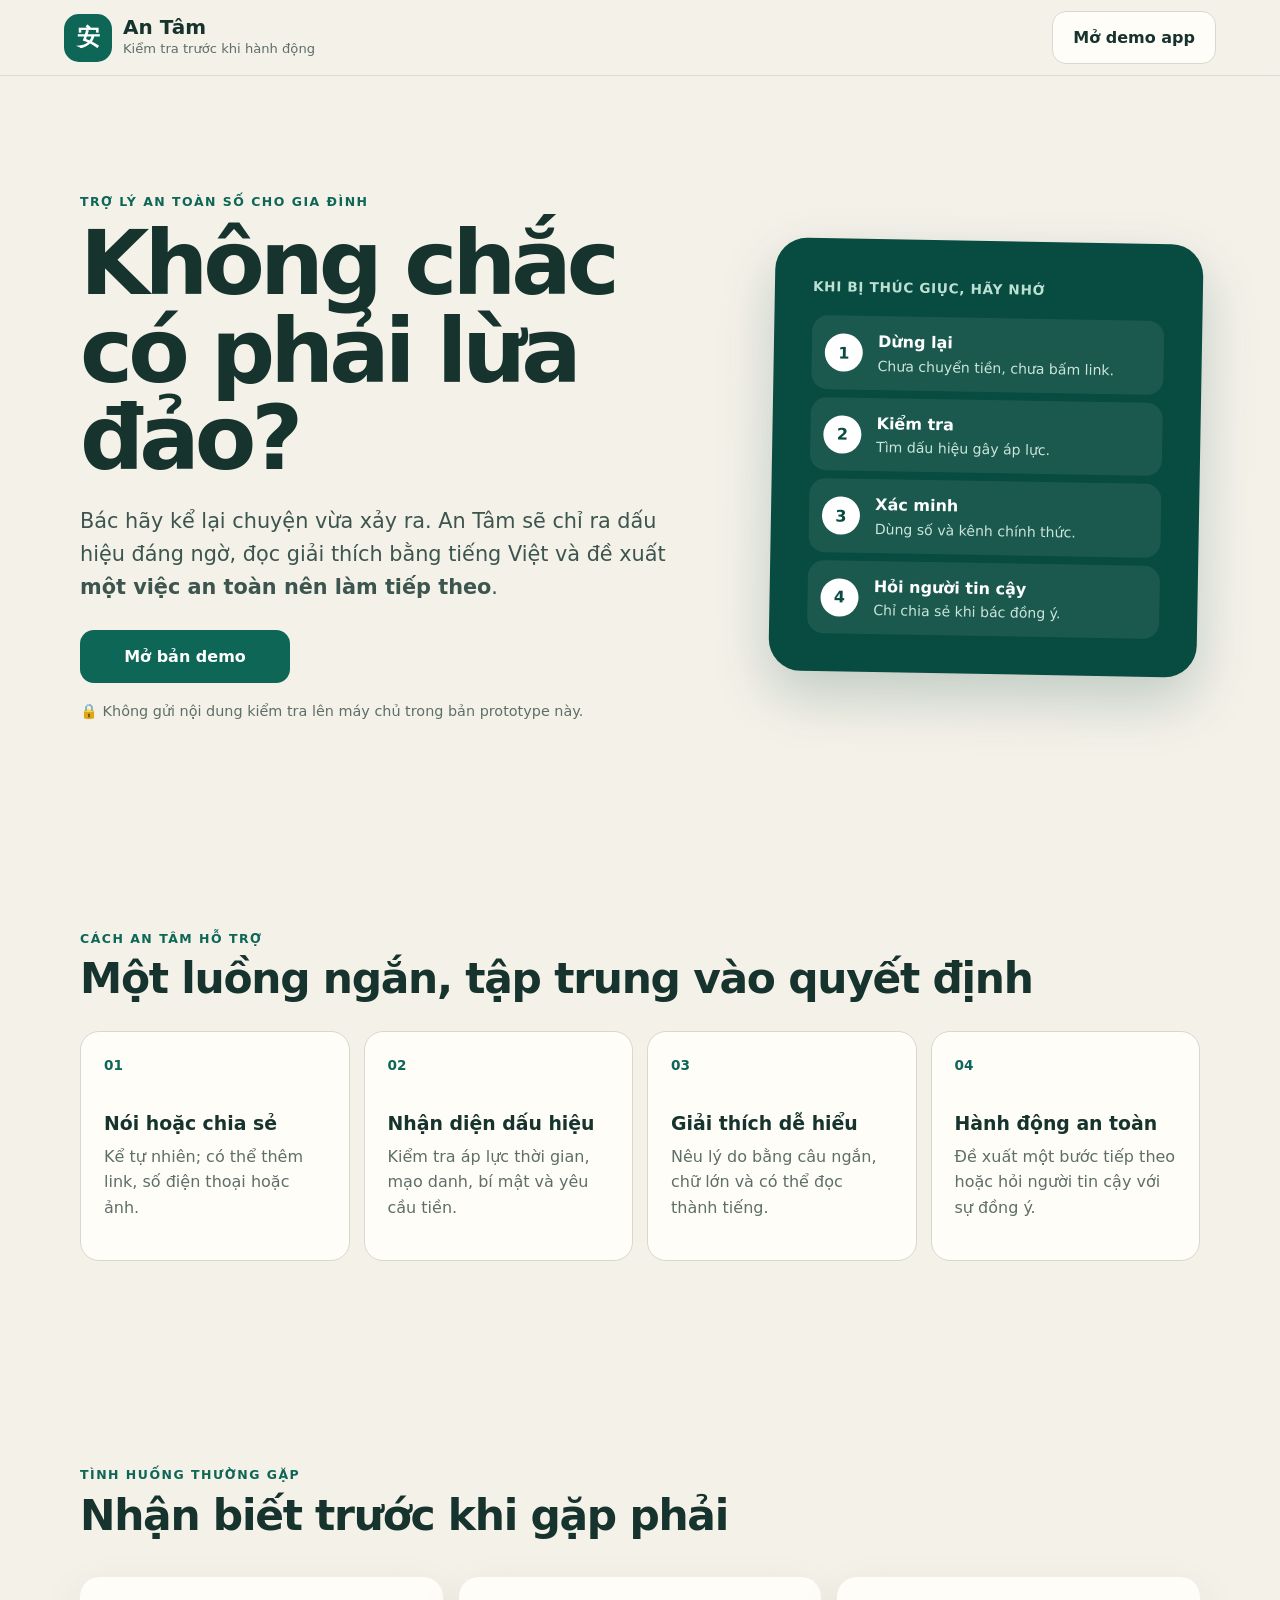
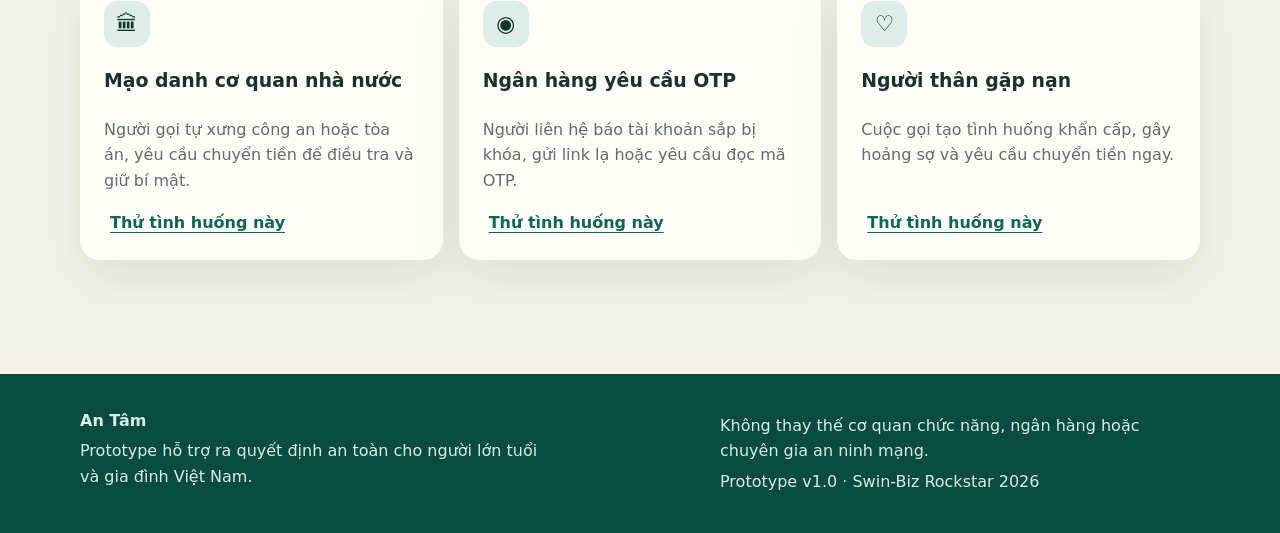
<file: index.html>
<!doctype html>
<html lang="vi">
<head>
  <meta charset="utf-8">
  <meta name="viewport" content="width=device-width, initial-scale=1">
  <meta name="theme-color" content="#0d5548">
  <meta name="description" content="An Tâm giúp người lớn tuổi dừng lại, kiểm tra và xác minh tình huống đáng ngờ trước khi hành động.">
  <meta name="mobile-web-app-capable" content="yes">
  <meta name="apple-mobile-web-app-capable" content="yes">
  <meta name="apple-mobile-web-app-status-bar-style" content="black-translucent">
  <meta name="apple-mobile-web-app-title" content="An Tâm">
  <title>An Tâm | Kiểm tra trước khi hành động</title>
  <link rel="manifest" href="manifest.webmanifest">
  <link rel="icon" href="icons/icon.svg" type="image/svg+xml">
  <link rel="apple-touch-icon" href="icons/apple-touch-icon.png">
  <link rel="stylesheet" href="styles.css">
</head>
<body>
  <a class="skip-link" href="#main">Đi tới nội dung chính</a>

  <header class="topbar">
    <a class="brand" href="#main" aria-label="An Tâm, về đầu trang">
      <span class="brand-mark" aria-hidden="true">安</span>
      <span><strong>An Tâm</strong><small>Kiểm tra trước khi hành động</small></span>
    </a>
    <div class="topbar-actions">
      <a class="button button-secondary pitch-demo-link" href="app.html">Mở demo app</a>
      <button class="install-button hidden" id="installApp" type="button">＋ <span>Cài lên điện thoại</span></button>
      <button class="icon-button hidden" id="openSettings" type="button" aria-haspopup="dialog">⚙ <span>Cài đặt</span></button>
    </div>
  </header>
  <div class="offline-banner hidden" id="offlineBanner" role="status">Đang ngoại tuyến · Các chức năng đã lưu vẫn dùng được</div>

  <main id="main">
    <section class="hero section-wrap" aria-labelledby="heroTitle">
      <div class="hero-copy">
        <p class="eyebrow">TRỢ LÝ AN TOÀN SỐ CHO GIA ĐÌNH</p>
        <h1 id="heroTitle">Không chắc có phải lừa đảo?</h1>
        <p class="hero-lead">Bác hãy kể lại chuyện vừa xảy ra. An Tâm sẽ chỉ ra dấu hiệu đáng ngờ, đọc giải thích bằng tiếng Việt và đề xuất <strong>một việc an toàn nên làm tiếp theo</strong>.</p>
        <a class="button button-primary hero-cta" href="app.html">Mở bản demo</a>
        <p class="privacy-line">🔒 Không gửi nội dung kiểm tra lên máy chủ trong bản prototype này.</p>
      </div>
      <div class="safety-card" aria-label="Quy trình an toàn gồm bốn bước">
        <p class="safety-kicker">Khi bị thúc giục, hãy nhớ</p>
        <ol class="safety-steps">
          <li><span>1</span><div><strong>Dừng lại</strong><small>Chưa chuyển tiền, chưa bấm link.</small></div></li>
          <li><span>2</span><div><strong>Kiểm tra</strong><small>Tìm dấu hiệu gây áp lực.</small></div></li>
          <li><span>3</span><div><strong>Xác minh</strong><small>Dùng số và kênh chính thức.</small></div></li>
          <li><span>4</span><div><strong>Hỏi người tin cậy</strong><small>Chỉ chia sẻ khi bác đồng ý.</small></div></li>
        </ol>
      </div>
    </section>

    <section class="checker section-wrap hidden" id="checker" aria-labelledby="checkerTitle">
      <div class="section-heading">
        <div>
          <p class="eyebrow">BƯỚC 1 · KỂ LẠI TÌNH HUỐNG</p>
          <h2 id="checkerTitle">Bác vừa gặp chuyện gì?</h2>
          <p>Có thể nói, gõ chữ, thêm ảnh chụp màn hình, đường link hoặc số điện thoại.</p>
        </div>
        <button class="text-button" id="fillDemo" type="button">Dùng tình huống mẫu</button>
      </div>

      <div class="input-grid">
        <div class="voice-panel">
          <button class="voice-button" id="micButton" type="button">
            <span class="mic-icon" aria-hidden="true">🎙</span>
            <span><strong id="micText">Bấm để nói</strong><small id="speechStatus">Nói tự nhiên bằng tiếng Việt</small></span>
          </button>
          <div class="divider"><span>hoặc gõ nội dung</span></div>
          <label for="story">Mô tả tình huống</label>
          <textarea id="story" rows="7" placeholder="Ví dụ: Có người tự xưng là công an, nói tôi phải chuyển tiền ngay và không được kể cho con..." aria-describedby="storyHelp"></textarea>
          <p class="field-help" id="storyHelp">Không nhập OTP, mật khẩu, số tài khoản hoặc thông tin định danh.</p>
          <div class="example-chips" aria-label="Các tình huống mẫu">
            <button type="button" data-demo="police">Mạo danh công an</button>
            <button type="button" data-demo="bank">Ngân hàng và OTP</button>
            <button type="button" data-demo="family">Người thân gặp nạn</button>
          </div>
        </div>

        <div class="evidence-panel">
          <h3>Thêm thông tin để kiểm tra</h3>
          <p class="muted">Không bắt buộc. Thông tin chỉ được xử lý trên thiết bị trong bản demo.</p>
          <label for="screenshot">Ảnh chụp màn hình</label>
          <label class="file-drop" for="screenshot">
            <input id="screenshot" type="file" accept="image/*">
            <span class="file-icon" aria-hidden="true">▧</span>
            <span><strong id="fileLabel">Chọn ảnh từ thiết bị</strong><small>PNG, JPG hoặc WEBP</small></span>
          </label>
          <div id="imagePreviewWrap" class="image-preview hidden">
            <img id="imagePreview" alt="Ảnh chụp màn hình đã chọn">
            <button id="removeImage" class="text-button" type="button">Bỏ ảnh</button>
          </div>
          <label for="linkInput">Đường link đáng ngờ</label>
          <input id="linkInput" type="text" inputmode="url" placeholder="Ví dụ: http://...">
          <label for="phoneInput">Số điện thoại đã liên hệ</label>
          <input id="phoneInput" type="tel" inputmode="tel" placeholder="Ví dụ: 0901 234 567">
          <p class="prototype-note"><strong>Lưu ý prototype:</strong> ảnh được xem trước để mô phỏng luồng tải lên; bản tĩnh chưa đọc chữ trong ảnh.</p>
        </div>
      </div>

      <div id="formError" class="form-error hidden" role="alert"></div>
      <button class="button button-primary analyze-button" id="analyzeButton" type="button">Kiểm tra tình huống</button>
    </section>

    <section class="result section-wrap hidden" id="resultCard" aria-labelledby="resultTitle" aria-live="polite">
      <div class="section-heading result-heading">
        <div>
          <p class="eyebrow">BƯỚC 2 · KẾT QUẢ KIỂM TRA</p>
          <h2 id="resultTitle">Việc an toàn nhất lúc này</h2>
        </div>
        <div class="result-tools">
          <button class="button button-secondary" id="shareResult" type="button">⌁ Chia sẻ</button>
          <button class="button button-secondary" id="readResult" type="button">🔊 Đọc kết quả</button>
        </div>
      </div>
      <div class="risk-banner" id="riskBanner">
        <div><span class="risk-icon" id="riskIcon" aria-hidden="true">!</span><div><small>MỨC ĐỘ ĐỀ XUẤT</small><strong id="riskLevel">Cần kiểm tra thêm</strong></div></div>
        <span class="risk-score" id="riskScore">0 dấu hiệu</span>
      </div>
      <div class="main-action-card">
        <span class="action-number">1</span>
        <div><small>HÃY LÀM VIỆC NÀY TRƯỚC</small><p id="mainAction"></p></div>
      </div>
      <div class="result-columns">
        <div class="result-box">
          <h3>An Tâm nhận thấy</h3><p class="scenario-label" id="scenarioLabel"></p><ul class="signal-list" id="signalsList"></ul>
        </div>
        <div class="result-box">
          <h3>Chọn cách xác minh</h3>
          <div class="next-actions">
            <button id="trustedShare" class="action-button" type="button"><span aria-hidden="true">♡</span><span><strong>Hỏi người thân tin cậy</strong><small>Soạn tin nhắn sau khi bác đồng ý</small></span></button>
            <button id="officialCheck" class="action-button" type="button"><span aria-hidden="true">✓</span><span><strong>Kiểm tra qua kênh chính thức</strong><small>Không gọi lại số vừa liên hệ</small></span></button>
          </div>
        </div>
      </div>
      <div class="disclaimer"><strong>An Tâm không khẳng định chắc chắn một tình huống là an toàn.</strong> Đây là công cụ hỗ trợ quyết định. Khi còn nghi ngờ, hãy dừng giao dịch và xác minh độc lập.</div>
      <button class="text-button restart-button" id="restart" type="button">Kiểm tra tình huống khác</button>
    </section>

    <section class="how-it-works section-wrap" aria-labelledby="howTitle">
      <div class="section-heading compact"><div><p class="eyebrow">CÁCH AN TÂM HỖ TRỢ</p><h2 id="howTitle">Một luồng ngắn, tập trung vào quyết định</h2></div></div>
      <div class="process-grid">
        <article><span>01</span><h3>Nói hoặc chia sẻ</h3><p>Kể tự nhiên; có thể thêm link, số điện thoại hoặc ảnh.</p></article>
        <article><span>02</span><h3>Nhận diện dấu hiệu</h3><p>Kiểm tra áp lực thời gian, mạo danh, bí mật và yêu cầu tiền.</p></article>
        <article><span>03</span><h3>Giải thích dễ hiểu</h3><p>Nêu lý do bằng câu ngắn, chữ lớn và có thể đọc thành tiếng.</p></article>
        <article><span>04</span><h3>Hành động an toàn</h3><p>Đề xuất một bước tiếp theo hoặc hỏi người tin cậy với sự đồng ý.</p></article>
      </div>
    </section>

    <section class="library section-wrap" aria-labelledby="libraryTitle">
      <div class="section-heading"><div><p class="eyebrow">TÌNH HUỐNG THƯỜNG GẶP</p><h2 id="libraryTitle">Nhận biết trước khi gặp phải</h2></div></div>
      <div class="case-grid" id="caseGrid"></div>
    </section>

    <section class="feedback section-wrap hidden" id="feedbackCard" aria-labelledby="feedbackTitle">
      <div><p class="eyebrow">PHẢN HỒI PILOT</p><h2 id="feedbackTitle">Kết quả có dễ hiểu không?</h2><p>Phản hồi chỉ lưu trên thiết bị và giúp nhóm đánh giá khả năng hiểu, hành động tiếp theo và ý định sử dụng lại.</p></div>
      <form id="feedbackForm">
        <label for="understood">Bác hiểu hướng dẫn ở mức nào?</label>
        <select id="understood" required><option value="">Chọn một mức</option><option value="5">Rất rõ</option><option value="4">Khá rõ</option><option value="3">Tạm hiểu</option><option value="2">Hơi khó hiểu</option><option value="1">Không hiểu</option></select>
        <label for="chosenAction">Sau cảnh báo, bác sẽ làm gì?</label>
        <select id="chosenAction" required><option value="">Chọn một hành động</option><option value="pause">Dừng lại, chưa làm theo</option><option value="official">Xác minh bằng kênh chính thức</option><option value="family">Hỏi người thân</option><option value="continue">Vẫn tiếp tục theo yêu cầu</option></select>
        <label for="reuse">Bác có muốn dùng An Tâm lần sau?</label>
        <select id="reuse" required><option value="">Chọn câu trả lời</option><option value="yes">Có</option><option value="maybe">Có thể</option><option value="no">Không</option></select>
        <label for="feedbackNote">Góp ý thêm <span>(không bắt buộc)</span></label>
        <textarea id="feedbackNote" rows="3" placeholder="Ví dụ: chữ lớn hơn, ít nút hơn..."></textarea>
        <div class="feedback-actions"><button class="button button-primary" type="submit">Lưu phản hồi</button><button class="button button-secondary" id="exportCsv" type="button">Xuất CSV</button></div>
        <p id="feedbackStatus" class="field-help" role="status"></p>
      </form>
    </section>
  </main>

  <footer>
    <div><strong>An Tâm</strong><p>Prototype hỗ trợ ra quyết định an toàn cho người lớn tuổi và gia đình Việt Nam.</p></div>
    <div><p>Không thay thế cơ quan chức năng, ngân hàng hoặc chuyên gia an ninh mạng.</p><p>Prototype v1.0 · Swin-Biz Rockstar 2026</p></div>
  </footer>

  <dialog id="settingsDialog">
    <form method="dialog" class="dialog-card" id="settingsForm">
      <div class="dialog-heading"><div><p class="eyebrow">CÀI ĐẶT</p><h2>Trợ giúp phù hợp với bác</h2></div><button class="dialog-close" value="cancel" aria-label="Đóng">×</button></div>
      <label for="contactName">Tên người thân tin cậy</label><input id="contactName" placeholder="Ví dụ: Con gái Lan">
      <label for="contactPhone">Số điện thoại người thân</label><input id="contactPhone" type="tel" inputmode="tel" placeholder="Ví dụ: 0901 234 567">
      <label class="check-row"><input id="largeText" type="checkbox"> <span>Dùng cỡ chữ lớn hơn</span></label>
      <label class="check-row"><input id="highContrast" type="checkbox"> <span>Dùng chế độ tương phản cao</span></label>
      <label class="check-row"><input id="slowSpeech" type="checkbox" checked> <span>Đọc kết quả chậm hơn</span></label>
      <button class="button button-primary" id="saveSettings" type="button">Lưu cài đặt</button>
    </form>
  </dialog>

  <dialog id="shareDialog">
    <form method="dialog" class="dialog-card">
      <div class="dialog-heading"><div><p class="eyebrow">CHIA SẺ CÓ SỰ ĐỒNG Ý</p><h2>Hỏi người thân tin cậy</h2></div><button class="dialog-close" value="cancel" aria-label="Đóng">×</button></div>
      <p id="shareRecipient" class="muted"></p><div class="message-preview" id="shareMessage"></div>
      <label class="check-row consent-row"><input id="shareConsent" type="checkbox"> <span>Tôi đồng ý gửi tóm tắt tình huống này cho người thân đã chọn.</span></label>
      <p id="shareError" class="form-error hidden" role="alert"></p>
      <button class="button button-primary" id="sendMessage" type="button">Mở ứng dụng nhắn tin</button>
      <button class="button button-secondary" id="copyMessage" type="button">Sao chép nội dung</button>
    </form>
  </dialog>

  <dialog id="officialDialog">
    <form method="dialog" class="dialog-card">
      <div class="dialog-heading"><div><p class="eyebrow">XÁC MINH ĐỘC LẬP</p><h2>Dùng kênh chính thức</h2></div><button class="dialog-close" value="cancel" aria-label="Đóng">×</button></div>
      <div class="warning-box"><strong>Không gọi lại số vừa liên hệ và không mở đường link họ vừa gửi.</strong></div>
      <ol class="verify-list"><li>Tự mở ứng dụng hoặc website chính thức của tổ chức.</li><li>Gọi số ở mặt sau thẻ ngân hàng hoặc số đã lưu từ trước.</li><li>Mô tả tình huống, nhưng không đọc OTP hay mật khẩu.</li></ol>
      <div class="official-links"><a class="button button-secondary" href="https://ntrust.vn/" target="_blank" rel="noopener noreferrer">Mở nTrust</a><a class="button button-secondary" href="https://chongluadao.vn/" target="_blank" rel="noopener noreferrer">Mở Chống Lừa Đảo</a></div>
    </form>
  </dialog>

  <dialog id="installDialog">
    <form method="dialog" class="dialog-card">
      <div class="dialog-heading"><div><p class="eyebrow">DÙNG NHƯ ỨNG DỤNG</p><h2>Cài An Tâm lên điện thoại</h2></div><button class="dialog-close" value="cancel" aria-label="Đóng">×</button></div>
      <div class="install-brand"><img src="icons/icon.svg" alt=""><div><strong>An Tâm</strong><small>Mở nhanh từ màn hình chính, dùng được cả khi mạng chập chờn.</small></div></div>
      <div id="installPromptContent" class="install-steps"></div>
      <button class="button button-primary hidden" id="confirmInstall" type="button">Cài ứng dụng</button>
      <p class="field-help">An Tâm là web app. Không cần tải từ kho ứng dụng và có thể gỡ bất kỳ lúc nào.</p>
    </form>
  </dialog>
  <script src="app.js"></script>
</body>
</html>
</file>
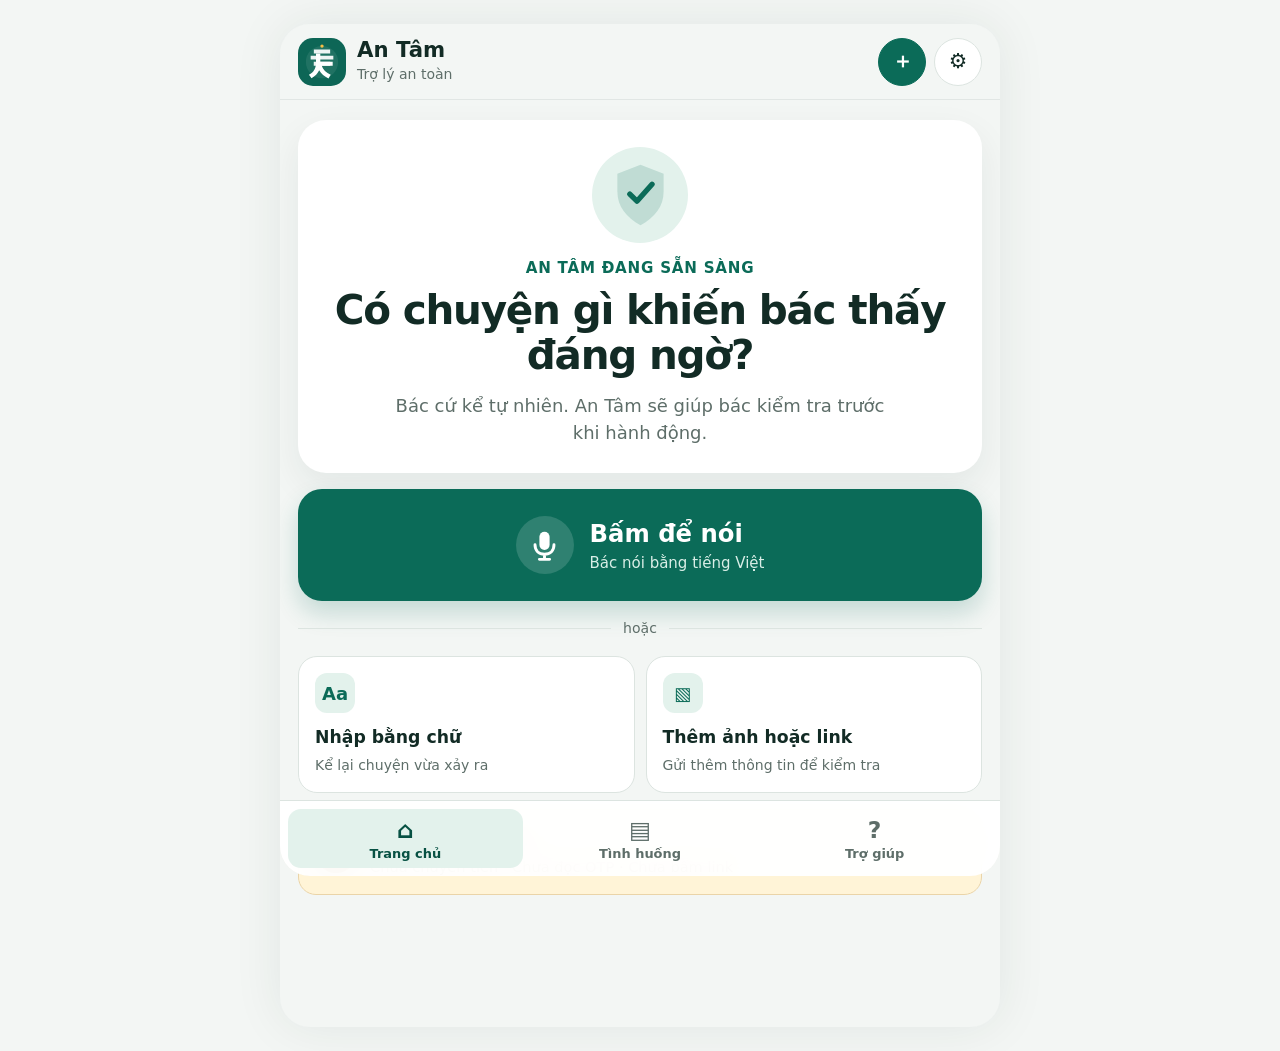
<file: app.html>
<!doctype html>
<html lang="vi">
<head>
  <meta charset="utf-8">
  <meta name="viewport" content="width=device-width, initial-scale=1, viewport-fit=cover">
  <meta name="theme-color" content="#0b6b58">
  <meta name="description" content="An Tâm giúp bác kiểm tra tình huống đáng ngờ trước khi hành động.">
  <meta name="mobile-web-app-capable" content="yes">
  <meta name="apple-mobile-web-app-capable" content="yes">
  <meta name="apple-mobile-web-app-status-bar-style" content="black-translucent">
  <meta name="apple-mobile-web-app-title" content="An Tâm">
  <title>An Tâm | Trợ lý an toàn</title>
  <link rel="manifest" href="manifest.webmanifest">
  <link rel="icon" href="icons/icon.svg" type="image/svg+xml">
  <link rel="apple-touch-icon" href="icons/apple-touch-icon.png">
  <link rel="stylesheet" href="app-ui.css">
</head>
<body>
  <a class="skip-link" href="#appMain">Đi tới nội dung chính</a>
  <div class="app-shell">
    <header class="app-header">
      <a class="app-brand" href="app.html" aria-label="An Tâm, trang chủ">
        <img src="icons/icon.svg" alt="">
        <span><strong>An Tâm</strong><small>Trợ lý an toàn</small></span>
      </a>
      <div class="header-actions">
        <button id="installAppButton" class="round-button install-app hidden" type="button" aria-label="Cài An Tâm">＋</button>
        <button id="openAppSettings" class="round-button" type="button" aria-label="Mở cài đặt">⚙</button>
      </div>
    </header>

    <div id="appOffline" class="app-offline hidden" role="status">Đang ngoại tuyến · Bác vẫn có thể dùng các chức năng đã lưu</div>

    <main id="appMain">
      <section class="app-screen active" id="homeScreen" data-screen="home" aria-labelledby="homeTitle">
        <div class="protection-card">
          <div class="shield-visual" aria-hidden="true">
            <svg viewBox="0 0 64 72"><path d="M32 2 58 12v20c0 17-10 29-26 38C16 61 6 49 6 32V12L32 2Z" fill="currentColor" opacity=".16"/><path d="m20 35 8 8 17-19" fill="none" stroke="currentColor" stroke-width="6" stroke-linecap="round" stroke-linejoin="round"/></svg>
          </div>
          <p>An Tâm đang sẵn sàng</p>
          <h1 id="homeTitle">Có chuyện gì khiến bác thấy đáng ngờ?</h1>
          <p class="card-subtitle">Bác cứ kể tự nhiên. An Tâm sẽ giúp bác kiểm tra trước khi hành động.</p>
        </div>

        <button class="talk-button" id="appMicButton" type="button">
          <span class="talk-icon" aria-hidden="true">
            <svg viewBox="0 0 48 48"><rect x="17" y="5" width="14" height="25" rx="7" fill="currentColor"/><path d="M11 23c0 8 5 13 13 13s13-5 13-13M24 36v7M17 43h14" fill="none" stroke="currentColor" stroke-width="4" stroke-linecap="round"/></svg>
          </span>
          <span><strong id="appMicText">Bấm để nói</strong><small id="appMicStatus">Bác nói bằng tiếng Việt</small></span>
        </button>

        <div class="or-divider"><span>hoặc</span></div>

        <div class="input-actions">
          <button class="input-action" id="openTextInput" type="button">
            <span aria-hidden="true">Aa</span><strong>Nhập bằng chữ</strong><small>Kể lại chuyện vừa xảy ra</small>
          </button>
          <button class="input-action" id="openExtraInput" type="button">
            <span aria-hidden="true">▧</span><strong>Thêm ảnh hoặc link</strong><small>Gửi thêm thông tin để kiểm tra</small>
          </button>
        </div>

        <aside class="remember-card" aria-labelledby="rememberTitle">
          <div class="remember-icon" aria-hidden="true">!</div>
          <div><h2 id="rememberTitle">Khi bị thúc giục</h2><p>Chưa chuyển tiền · Chưa đọc OTP · Chưa bấm link</p></div>
        </aside>
      </section>

      <section class="app-screen" id="casesScreen" data-screen="cases" aria-labelledby="casesTitle">
        <div class="screen-heading"><p class="app-eyebrow">TÌNH HUỐNG MẪU</p><h1 id="casesTitle">Bác đang gặp trường hợp nào?</h1><p>Chạm vào một tình huống gần giống để An Tâm điền sẵn nội dung.</p></div>
        <div class="sample-list">
          <button type="button" data-app-demo="police"><span class="sample-icon">🏛</span><span><strong>Tự xưng là công an</strong><small>Yêu cầu chuyển tiền để điều tra</small></span></button>
          <button type="button" data-app-demo="bank"><span class="sample-icon">▣</span><span><strong>Ngân hàng hỏi OTP</strong><small>Báo tài khoản sắp bị khóa</small></span></button>
          <button type="button" data-app-demo="family"><span class="sample-icon">♡</span><span><strong>Người thân gặp nạn</strong><small>Yêu cầu gửi viện phí gấp</small></span></button>
          <button type="button" data-app-demo="delivery"><span class="sample-icon">□</span><span><strong>Bưu kiện cần đóng phí</strong><small>Gửi đường link thanh toán lạ</small></span></button>
        </div>
      </section>

      <section class="app-screen" id="helpScreen" data-screen="help" aria-labelledby="helpTitle">
        <div class="screen-heading"><p class="app-eyebrow">TRỢ GIÚP</p><h1 id="helpTitle">Bốn việc giúp bác an toàn hơn</h1></div>
        <ol class="help-list">
          <li><span>1</span><div><strong>Dừng lại</strong><p>Không làm theo khi đang sợ hãi hoặc bị thúc giục.</p></div></li>
          <li><span>2</span><div><strong>Không chia sẻ bí mật</strong><p>Không đọc OTP, mật khẩu hoặc mã PIN cho bất kỳ ai.</p></div></li>
          <li><span>3</span><div><strong>Tự tìm kênh chính thức</strong><p>Gọi số ở mặt sau thẻ hoặc mở ứng dụng đã cài từ trước.</p></div></li>
          <li><span>4</span><div><strong>Hỏi người tin cậy</strong><p>Gọi cho con cháu hoặc người bác tin tưởng trước khi chuyển tiền.</p></div></li>
        </ol>
        <button class="wide-secondary" id="helpStartCheck" type="button">Kiểm tra một tình huống</button>
      </section>

      <section class="app-screen result-screen" id="appResultScreen" data-screen="result" aria-labelledby="appResultTitle" aria-live="polite">
        <button class="back-home-button" id="resultBackHome" type="button">× <span>Đóng kết quả</span></button>
        <div class="result-status" id="appRiskStatus">
          <div class="result-symbol" id="appRiskSymbol" aria-hidden="true">!</div>
          <p>KẾT QUẢ KIỂM TRA</p>
          <h1 id="appResultTitle">Có dấu hiệu rủi ro cao</h1>
          <span id="appRiskCount">0 dấu hiệu đáng ngờ</span>
        </div>
        <div class="safe-action">
          <p>VIỆC AN TOÀN NHẤT LÚC NÀY</p>
          <h2 id="appSafeAction"></h2>
        </div>
        <div class="finding-card">
          <h2>An Tâm nhận thấy</h2>
          <p class="case-type" id="appCaseType"></p>
          <ul id="appSignals"></ul>
        </div>
        <div class="result-buttons">
          <button class="wide-primary" id="appReadResult" type="button">🔊 Nghe kết quả</button>
          <button class="wide-secondary" id="appAskFamily" type="button">♡ Hỏi người thân</button>
          <button class="wide-quiet" id="appOfficialCheck" type="button">✓ Cách xác minh chính thức</button>
        </div>
        <p class="result-disclaimer">An Tâm hỗ trợ bác ra quyết định, không khẳng định chắc chắn một tình huống là an toàn.</p>
      </section>
    </main>

    <nav class="bottom-nav" aria-label="Điều hướng chính">
      <button class="active" type="button" data-nav-screen="home"><span aria-hidden="true">⌂</span><strong>Trang chủ</strong></button>
      <button type="button" data-nav-screen="cases"><span aria-hidden="true">▤</span><strong>Tình huống</strong></button>
      <button type="button" data-nav-screen="help"><span aria-hidden="true">?</span><strong>Trợ giúp</strong></button>
    </nav>
  </div>

  <dialog id="inputDialog" class="app-dialog">
    <form method="dialog" class="sheet-card">
      <div class="sheet-heading"><div><p class="app-eyebrow">KIỂM TRA TÌNH HUỐNG</p><h2>Bác kể lại chuyện vừa xảy ra</h2></div><button value="cancel" class="sheet-close" aria-label="Đóng">×</button></div>
      <label for="appStory">Nội dung tình huống</label>
      <textarea id="appStory" rows="6" placeholder="Ví dụ: Có người gọi nói tài khoản của tôi sắp bị khóa..."></textarea>
      <p class="input-warning">Không nhập OTP, mật khẩu, số tài khoản hoặc số CCCD.</p>
      <details id="extraDetails">
        <summary>Thêm ảnh, link hoặc số điện thoại</summary>
        <label for="appScreenshot">Ảnh chụp màn hình</label>
        <label class="app-file" for="appScreenshot"><input id="appScreenshot" type="file" accept="image/*"><span>▧</span><strong id="appFileLabel">Chọn ảnh trên điện thoại</strong></label>
        <label for="appLink">Đường link đáng ngờ</label><input id="appLink" inputmode="url" placeholder="Ví dụ: http://...">
        <label for="appPhone">Số điện thoại đã gọi</label><input id="appPhone" type="tel" inputmode="tel" placeholder="Ví dụ: 0901 234 567">
      </details>
      <p id="appInputError" class="app-error hidden" role="alert"></p>
      <button id="appAnalyze" class="wide-primary" type="button">Kiểm tra ngay</button>
    </form>
  </dialog>

  <dialog id="appSettingsDialog" class="app-dialog">
    <form method="dialog" class="sheet-card">
      <div class="sheet-heading"><div><p class="app-eyebrow">CÀI ĐẶT</p><h2>Điều chỉnh cho dễ dùng</h2></div><button value="cancel" class="sheet-close" aria-label="Đóng">×</button></div>
      <label for="appContactName">Tên người thân tin cậy</label><input id="appContactName" placeholder="Ví dụ: Con gái Lan">
      <label for="appContactPhone">Số điện thoại người thân</label><input id="appContactPhone" type="tel" inputmode="tel" placeholder="Ví dụ: 0901 234 567">
      <label class="app-toggle"><input id="appLargeText" type="checkbox"><span><strong>Chữ lớn hơn</strong><small>Dễ đọc hơn trên điện thoại</small></span></label>
      <label class="app-toggle"><input id="appHighContrast" type="checkbox"><span><strong>Tương phản cao</strong><small>Chữ và nút rõ hơn</small></span></label>
      <label class="app-toggle"><input id="appSlowSpeech" type="checkbox" checked><span><strong>Đọc kết quả chậm</strong><small>Giọng đọc dễ theo dõi hơn</small></span></label>
      <button id="saveAppSettings" class="wide-primary" type="button">Lưu cài đặt</button>
    </form>
  </dialog>

  <dialog id="familyDialog" class="app-dialog">
    <form method="dialog" class="sheet-card">
      <div class="sheet-heading"><div><p class="app-eyebrow">HỎI NGƯỜI THÂN</p><h2>Gửi tóm tắt để nhờ kiểm tra</h2></div><button value="cancel" class="sheet-close" aria-label="Đóng">×</button></div>
      <p id="familyRecipient" class="muted-text"></p>
      <div class="family-message" id="familyMessage"></div>
      <label class="consent-check"><input id="familyConsent" type="checkbox"><span>Tôi đồng ý gửi nội dung này cho người thân.</span></label>
      <p id="familyError" class="app-error hidden" role="alert"></p>
      <button id="familySend" class="wide-primary" type="button">Mở ứng dụng nhắn tin</button>
      <button id="familyCopy" class="wide-secondary" type="button">Sao chép nội dung</button>
    </form>
  </dialog>

  <dialog id="verifyDialog" class="app-dialog">
    <form method="dialog" class="sheet-card">
      <div class="sheet-heading"><div><p class="app-eyebrow">XÁC MINH AN TOÀN</p><h2>Không dùng thông tin người lạ vừa gửi</h2></div><button value="cancel" class="sheet-close" aria-label="Đóng">×</button></div>
      <ol class="verify-steps"><li>Tự mở ứng dụng hoặc website chính thức.</li><li>Gọi số ở mặt sau thẻ hoặc số đã lưu từ trước.</li><li>Không đọc OTP, mật khẩu hoặc mã PIN.</li></ol>
      <a class="wide-secondary link-button" href="https://ntrust.vn/" target="_blank" rel="noopener noreferrer">Mở nTrust để kiểm tra</a>
    </form>
  </dialog>

  <dialog id="appInstallDialog" class="app-dialog">
    <form method="dialog" class="sheet-card">
      <div class="sheet-heading"><div><p class="app-eyebrow">CÀI LÊN ĐIỆN THOẠI</p><h2>Mở An Tâm nhanh hơn</h2></div><button value="cancel" class="sheet-close" aria-label="Đóng">×</button></div>
      <div id="appInstallSteps" class="install-help"></div>
      <button id="confirmAppInstall" class="wide-primary hidden" type="button">Cài ứng dụng</button>
    </form>
  </dialog>

  <script src="mobile-app.js"></script>
</body>
</html>
</file>
<file: styles.css>
:root{--bg:#f4f1e9;--surface:#fffdf8;--surface-2:#edf5f1;--ink:#17332d;--muted:#5e6e68;--green:#0d6656;--green-dark:#084b40;--green-soft:#dceee7;--line:#d8d8ce;--amber:#9b5b00;--amber-bg:#fff4d7;--red:#9f2f32;--red-bg:#fce8e7;--shadow:0 18px 48px rgba(24,51,45,.09);--radius:24px;font-size:16px}
*{box-sizing:border-box}html{scroll-behavior:smooth;scroll-padding-top:92px}body{margin:0;background:var(--bg);color:var(--ink);font-family:Inter,ui-sans-serif,system-ui,-apple-system,"Segoe UI",sans-serif;line-height:1.58}body.large-text{font-size:1.12rem}body.high-contrast{--bg:#fff;--surface:#fff;--surface-2:#e7f7f0;--ink:#071d18;--muted:#344b45;--green:#005b49;--green-dark:#003c30;--line:#71817c}button,input,textarea,select{font:inherit}button,a{-webkit-tap-highlight-color:transparent}button{color:inherit}a{color:var(--green)}:focus-visible{outline:4px solid #f5bd45;outline-offset:3px}.hidden{display:none!important}.skip-link{position:fixed;left:12px;top:-80px;z-index:100;padding:12px 18px;background:#fff;border-radius:10px;font-weight:800}.skip-link:focus{top:12px}
.topbar{position:sticky;top:0;z-index:20;display:flex;justify-content:space-between;align-items:center;min-height:76px;padding:calc(10px + env(safe-area-inset-top)) max(18px,5vw) 10px;background:color-mix(in srgb,var(--bg) 92%,transparent);border-bottom:1px solid rgba(23,51,45,.1);backdrop-filter:blur(15px)}.brand{display:flex;align-items:center;gap:11px;color:var(--ink);text-decoration:none}.brand-mark{display:grid;place-items:center;width:48px;height:48px;border-radius:15px;background:var(--green);color:#fff;font-size:1.45rem;font-weight:900}.brand strong,.brand small{display:block}.brand strong{font-size:1.25rem;line-height:1.2}.brand small{color:var(--muted);font-size:.82rem}.topbar-actions{display:flex;align-items:center;gap:8px}.icon-button,.install-button{display:flex;align-items:center;gap:8px;min-height:46px;padding:9px 15px;border:1px solid var(--line);border-radius:999px;background:var(--surface);font-weight:800;cursor:pointer}.install-button{border-color:var(--green);background:var(--green);color:#fff}.install-button:hover{background:var(--green-dark)}.offline-banner{position:sticky;top:76px;z-index:19;padding:8px 16px;background:#fff0c4;color:#68410b;text-align:center;font-weight:800}
main{overflow:hidden}.section-wrap{width:min(1120px,calc(100% - 32px));margin:24px auto}.hero{display:grid;grid-template-columns:1.18fr .82fr;gap:clamp(28px,6vw,76px);align-items:center;min-height:620px;padding:clamp(42px,8vw,92px) 0}.eyebrow{margin:0 0 8px;color:var(--green);font-size:.78rem;font-weight:900;letter-spacing:.12em}h1,h2,h3,p{overflow-wrap:break-word}h1{max-width:760px;margin:0 0 22px;font-size:clamp(2.8rem,7vw,5.7rem);line-height:.98;letter-spacing:-.055em}h2{margin:0 0 10px;font-size:clamp(1.75rem,4vw,2.65rem);line-height:1.1;letter-spacing:-.03em}h3{margin:0 0 8px;font-size:1.18rem;line-height:1.25}.hero-lead{max-width:680px;margin:0 0 26px;color:#3c554e;font-size:clamp(1.08rem,2vw,1.3rem)}.button{display:inline-flex;justify-content:center;align-items:center;min-height:52px;padding:13px 20px;border:1px solid transparent;border-radius:14px;text-decoration:none;font-weight:850;cursor:pointer}.button-primary{background:var(--green);color:#fff}.button-primary:hover{background:var(--green-dark)}.button-secondary{border-color:var(--line);background:var(--surface);color:var(--ink)}.button-secondary:hover{border-color:var(--green);background:var(--green-soft)}.hero-cta{min-width:210px}.privacy-line{margin:17px 0 0;color:var(--muted);font-size:.9rem}.safety-card{padding:clamp(24px,4vw,38px);border-radius:32px;background:var(--green-dark);color:#fff;box-shadow:0 24px 55px rgba(8,75,64,.22);transform:rotate(1deg)}.safety-kicker{margin:0 0 18px;color:#bce0d2;font-size:.85rem;font-weight:800;letter-spacing:.05em;text-transform:uppercase}.safety-steps{display:grid;gap:8px;margin:0;padding:0;list-style:none}.safety-steps li{display:flex;gap:15px;align-items:center;padding:13px;border-radius:16px;background:rgba(255,255,255,.08)}.safety-steps li>span{display:grid;flex:0 0 38px;place-items:center;width:38px;height:38px;border-radius:50%;background:#fff;color:var(--green-dark);font-weight:900}.safety-steps strong,.safety-steps small{display:block}.safety-steps small{color:#cce5dc;font-size:.88rem}
.checker,.result,.feedback{padding:clamp(25px,5vw,50px);border:1px solid rgba(23,51,45,.1);border-radius:var(--radius);background:var(--surface);box-shadow:var(--shadow)}.section-heading{display:flex;justify-content:space-between;align-items:flex-start;gap:20px;margin-bottom:28px}.section-heading p:not(.eyebrow){max-width:680px;margin:0;color:var(--muted)}.section-heading.compact{margin-bottom:18px}.text-button{border:0;background:transparent;color:var(--green);font-weight:850;text-decoration:underline;text-underline-offset:4px;cursor:pointer}.input-grid{display:grid;grid-template-columns:1.12fr .88fr;gap:24px}.voice-panel,.evidence-panel{min-width:0}.evidence-panel{padding:24px;border-radius:20px;background:var(--surface-2)}.muted{color:var(--muted)}.voice-button{display:flex;justify-content:center;align-items:center;gap:16px;width:100%;min-height:112px;border:0;border-radius:22px;background:var(--green);color:#fff;cursor:pointer}.voice-button:hover{background:var(--green-dark)}.voice-button.listening{background:var(--red);animation:pulse 1.4s ease-in-out infinite}.voice-button:disabled{cursor:not-allowed;opacity:.55}.voice-button strong,.voice-button small{display:block}.voice-button strong{font-size:1.3rem}.voice-button small{color:#cce5dc}.mic-icon{font-size:2rem}@keyframes pulse{50%{transform:scale(1.015)}}.divider{display:flex;align-items:center;gap:12px;margin:20px 0 12px;color:var(--muted);font-size:.82rem}.divider:before,.divider:after{content:"";flex:1;height:1px;background:var(--line)}label{display:block;margin:15px 0 7px;font-weight:800}input,textarea,select{width:100%;min-height:50px;padding:12px 14px;border:1px solid var(--line);border-radius:12px;background:#fff;color:#17332d}textarea{resize:vertical}.field-help{margin:7px 0 0;color:var(--muted);font-size:.86rem}.example-chips{display:flex;flex-wrap:wrap;gap:8px;margin-top:14px}.example-chips button{padding:9px 12px;border:1px solid var(--line);border-radius:999px;background:var(--surface);font-weight:750;cursor:pointer}.example-chips button:hover{border-color:var(--green);background:var(--green-soft)}.file-drop{display:flex;align-items:center;gap:12px;min-height:82px;padding:15px;border:2px dashed #9bb8ad;border-radius:15px;background:rgba(255,255,255,.65);cursor:pointer}.file-drop input{position:absolute;width:1px;height:1px;opacity:0}.file-drop strong,.file-drop small{display:block}.file-drop small{color:var(--muted);font-size:.82rem}.file-icon{display:grid;place-items:center;width:42px;height:42px;border-radius:12px;background:var(--green-soft);color:var(--green);font-size:1.5rem}.image-preview{margin-top:12px}.image-preview img{display:block;width:100%;max-height:180px;border-radius:12px;object-fit:contain;background:#fff}.prototype-note{margin:18px 0 0;padding:12px;border-radius:12px;background:var(--amber-bg);color:#68410b;font-size:.84rem}.form-error{margin:18px 0 0;padding:12px 15px;border:1px solid #e2a6a6;border-radius:12px;background:var(--red-bg);color:#7e2024;font-weight:700}.analyze-button{width:100%;min-height:62px;margin-top:24px;font-size:1.08rem}
.result{scroll-margin-top:96px}.result-tools{display:flex;flex-wrap:wrap;gap:8px}.risk-banner{display:flex;justify-content:space-between;align-items:center;gap:18px;padding:20px 22px;border:1px solid #dfbd78;border-radius:18px;background:var(--amber-bg)}.risk-banner>div{display:flex;align-items:center;gap:14px}.risk-banner.high{border-color:#e2a6a6;background:var(--red-bg)}.risk-banner.lower{border-color:#a7cfbf;background:#e7f4ee}.risk-icon{display:grid;place-items:center;width:48px;height:48px;border-radius:50%;background:var(--amber);color:#fff;font-size:1.4rem;font-weight:900}.high .risk-icon{background:var(--red)}.lower .risk-icon{background:var(--green)}.risk-banner small,.risk-banner strong{display:block}.risk-banner small{color:var(--muted);font-size:.73rem;font-weight:900;letter-spacing:.09em}.risk-banner strong{font-size:clamp(1.35rem,3vw,1.8rem);line-height:1.2}.risk-score{font-weight:850}.main-action-card{display:flex;align-items:flex-start;gap:16px;margin:18px 0;padding:22px;border-radius:18px;background:var(--green-dark);color:#fff}.action-number{display:grid;flex:0 0 42px;place-items:center;width:42px;height:42px;border-radius:50%;background:#fff;color:var(--green-dark);font-weight:900}.main-action-card small{color:#bce0d2;font-size:.73rem;font-weight:900;letter-spacing:.1em}.main-action-card p{margin:4px 0 0;font-size:1.15rem;font-weight:750}.result-columns{display:grid;grid-template-columns:1fr 1fr;gap:18px}.result-box{padding:21px;border:1px solid var(--line);border-radius:18px}.scenario-label{margin:0 0 10px;color:var(--green);font-weight:800}.signal-list{display:grid;gap:8px;margin:0;padding-left:22px}.next-actions{display:grid;gap:10px}.action-button{display:flex;align-items:center;gap:12px;width:100%;min-height:70px;padding:13px;border:1px solid var(--line);border-radius:14px;background:var(--surface);text-align:left;cursor:pointer}.action-button:hover{border-color:var(--green);background:var(--green-soft)}.action-button>span:first-child{display:grid;flex:0 0 38px;place-items:center;width:38px;height:38px;border-radius:50%;background:var(--green-soft);color:var(--green);font-size:1.2rem;font-weight:900}.action-button strong,.action-button small{display:block}.action-button small{color:var(--muted)}.disclaimer{margin-top:18px;padding:15px 17px;border-left:4px solid var(--amber);background:#f5f2e9}.restart-button{display:block;margin:20px auto 0}
.how-it-works,.library{padding:clamp(48px,8vw,90px) 0}.process-grid{display:grid;grid-template-columns:repeat(4,1fr);gap:14px}.process-grid article{min-height:230px;padding:23px;border:1px solid var(--line);border-radius:19px;background:var(--surface)}.process-grid article span{display:block;margin-bottom:36px;color:var(--green);font-size:.85rem;font-weight:900}.process-grid article p{margin:0;color:var(--muted)}.case-grid{display:grid;grid-template-columns:repeat(3,1fr);gap:16px}.case-card{display:flex;flex-direction:column;min-height:280px;padding:24px;border-radius:20px;background:var(--surface);box-shadow:var(--shadow)}.case-icon{display:grid;place-items:center;width:46px;height:46px;margin-bottom:22px;border-radius:14px;background:var(--green-soft);font-size:1.35rem}.case-card p{color:var(--muted)}.case-card button{align-self:flex-start;margin-top:auto}
.feedback{display:grid;grid-template-columns:.82fr 1.18fr;gap:clamp(30px,7vw,80px);margin-bottom:80px}.feedback label span{color:var(--muted);font-weight:500}.feedback-actions{display:grid;grid-template-columns:1fr 1fr;gap:10px;margin-top:18px}footer{display:flex;justify-content:space-between;gap:32px;padding:34px max(18px,calc((100vw - 1120px)/2));background:var(--green-dark);color:#d8eee6}footer>div{max-width:480px}footer p{margin:5px 0}
dialog{width:min(620px,calc(100% - 24px));max-height:calc(100vh - 30px);padding:0;border:0;border-radius:22px;background:var(--surface);color:var(--ink);box-shadow:0 30px 90px rgba(0,0,0,.35)}dialog::backdrop{background:rgba(4,25,20,.7);backdrop-filter:blur(3px)}.dialog-card{padding:clamp(22px,5vw,36px)}.dialog-heading{display:flex;justify-content:space-between;align-items:flex-start;gap:18px}.dialog-close{width:44px;height:44px;border:1px solid var(--line);border-radius:50%;background:var(--surface);font-size:1.6rem;line-height:1;cursor:pointer}.check-row{display:flex;align-items:flex-start;gap:10px;font-weight:700}.check-row input{flex:0 0 auto;width:22px;min-height:22px;margin-top:2px;accent-color:var(--green)}.message-preview,.warning-box{margin:14px 0;padding:16px;border-radius:14px;background:var(--surface-2);white-space:pre-wrap}.warning-box{background:var(--amber-bg);color:#68410b}.consent-row{margin:18px 0}.dialog-card>.button{width:100%;margin-top:10px}.verify-list{display:grid;gap:12px;padding-left:24px}.official-links{display:grid;grid-template-columns:1fr 1fr;gap:10px}.install-brand{display:flex;align-items:center;gap:14px;margin:18px 0;padding:16px;border-radius:16px;background:var(--surface-2)}.install-brand img{width:64px;height:64px;border-radius:16px}.install-brand strong,.install-brand small{display:block}.install-brand strong{font-size:1.2rem}.install-brand small{color:var(--muted)}.install-steps ol{display:grid;gap:12px;padding-left:24px}
@media(max-width:860px){.hero,.input-grid,.result-columns,.feedback{grid-template-columns:1fr}.hero{min-height:auto;padding:58px 0 34px}.safety-card{transform:none}.process-grid{grid-template-columns:1fr 1fr}.case-grid{grid-template-columns:1fr}.case-card{min-height:0}}
@media(max-width:560px){:root{--radius:19px}.section-wrap{width:min(calc(100% - 20px),1120px)}.topbar{min-height:68px;padding:calc(9px + env(safe-area-inset-top)) 12px 9px}.brand-mark{width:42px;height:42px}.brand small,.icon-button span,.install-button span{display:none}.icon-button,.install-button{width:44px;justify-content:center;padding:8px}.offline-banner{top:68px}.result-tools{display:grid;grid-template-columns:1fr 1fr;width:100%}.result-tools .button{padding-inline:10px}h1{font-size:clamp(2.55rem,14vw,4rem)}.checker,.result,.feedback{padding:20px 16px}.section-heading,.result-heading{display:grid}.section-heading>button{justify-self:start}.risk-banner{align-items:flex-start;flex-direction:column}.process-grid{grid-template-columns:1fr}.process-grid article{min-height:0}.process-grid article span{margin-bottom:18px}.feedback-actions,.official-links{grid-template-columns:1fr}footer{flex-direction:column;padding-bottom:calc(34px + env(safe-area-inset-bottom))}}
@media(display-mode:standalone){.topbar{background:var(--bg)}.install-button{display:none!important}}
@media(prefers-reduced-motion:reduce){*,*:before,*:after{scroll-behavior:auto!important;animation-duration:.01ms!important;animation-iteration-count:1!important}}
</file>
<file: app-ui.css>
:root {
  --app-bg: #f3f6f4;
  --app-surface: #ffffff;
  --app-ink: #122b25;
  --app-muted: #5e6e69;
  --app-green: #0b6b58;
  --app-green-dark: #075143;
  --app-green-soft: #e3f2ec;
  --app-line: #dce4e0;
  --app-warning: #9a5a00;
  --app-warning-bg: #fff4d7;
  --app-danger: #a33135;
  --app-danger-bg: #fdebea;
  --app-radius: 22px;
  font-size: 18px;
}

* { box-sizing: border-box; }
html { background: #e7ece9; }
body { margin: 0; min-height: 100vh; background: var(--app-bg); color: var(--app-ink); font-family: Inter, ui-sans-serif, system-ui, -apple-system, "Segoe UI", sans-serif; line-height: 1.5; }
body.app-large-text { font-size: 1.1rem; }
body.app-high-contrast { --app-bg: #fff; --app-surface: #fff; --app-ink: #001d16; --app-muted: #304a42; --app-green: #005b48; --app-green-dark: #003f32; --app-line: #71847d; }
button, input, textarea { font: inherit; }
button, a { -webkit-tap-highlight-color: transparent; }
button { color: inherit; }
:focus-visible { outline: 4px solid #f5bd45; outline-offset: 3px; }
.hidden { display: none !important; }
.skip-link { position: fixed; top: -80px; left: 12px; z-index: 100; padding: 12px 18px; border-radius: 12px; background: #fff; color: var(--app-ink); font-weight: 850; }
.skip-link:focus { top: 12px; }

.app-shell { width: min(100%, 720px); min-height: 100vh; margin: 0 auto; background: var(--app-bg); box-shadow: 0 0 50px rgba(12, 48, 39, .08); }
.app-header { position: sticky; top: 0; z-index: 20; display: flex; justify-content: space-between; align-items: center; min-height: 76px; padding: calc(10px + env(safe-area-inset-top)) 18px 10px; border-bottom: 1px solid rgba(18, 43, 37, .08); background: rgba(243, 246, 244, .94); backdrop-filter: blur(15px); }
.app-brand { display: flex; align-items: center; gap: 11px; color: var(--app-ink); text-decoration: none; }
.app-brand img { width: 48px; height: 48px; border-radius: 15px; }
.app-brand strong, .app-brand small { display: block; }
.app-brand strong { font-size: 1.18rem; line-height: 1.1; }
.app-brand small { margin-top: 3px; color: var(--app-muted); font-size: .78rem; }
.header-actions { display: flex; gap: 8px; }
.round-button { display: grid; place-items: center; width: 48px; height: 48px; padding: 0; border: 1px solid var(--app-line); border-radius: 50%; background: var(--app-surface); font-size: 1.15rem; font-weight: 900; cursor: pointer; }
.round-button.install-app { border-color: var(--app-green); background: var(--app-green); color: #fff; }
.app-offline { position: sticky; top: 76px; z-index: 19; padding: 9px 16px; background: #fff0c4; color: #68410b; text-align: center; font-size: .82rem; font-weight: 800; }

#appMain { padding-bottom: calc(96px + env(safe-area-inset-bottom)); }
.app-screen { display: none; padding: 20px 18px 36px; }
.app-screen.active { display: block; animation: screen-in .22s ease-out; }
@keyframes screen-in { from { opacity: .2; transform: translateY(6px); } }

.protection-card { padding: 27px 22px; border-radius: 28px; background: var(--app-surface); text-align: center; box-shadow: 0 14px 36px rgba(18, 43, 37, .07); }
.shield-visual { display: grid; place-items: center; width: 96px; height: 96px; margin: 0 auto 14px; border-radius: 50%; background: var(--app-green-soft); color: var(--app-green); }
.shield-visual svg { width: 57px; height: 64px; }
.protection-card > p:first-of-type { margin: 0 0 8px; color: var(--app-green); font-size: .84rem; font-weight: 900; letter-spacing: .05em; text-transform: uppercase; }
.protection-card h1 { margin: 0; font-size: clamp(1.65rem, 6.8vw, 2.25rem); line-height: 1.13; letter-spacing: -.03em; }
.card-subtitle { max-width: 500px; margin: 13px auto 0; color: var(--app-muted); }

.talk-button { display: flex; align-items: center; justify-content: center; gap: 16px; width: 100%; min-height: 112px; margin-top: 16px; padding: 18px; border: 0; border-radius: 24px; background: var(--app-green); color: #fff; box-shadow: 0 12px 25px rgba(11, 107, 88, .2); cursor: pointer; }
.talk-button:active { background: var(--app-green-dark); transform: scale(.99); }
.talk-button.listening { background: var(--app-danger); animation: listen-pulse 1.2s ease-in-out infinite; }
@keyframes listen-pulse { 50% { box-shadow: 0 0 0 9px rgba(163, 49, 53, .12); } }
.talk-icon { display: grid; place-items: center; width: 58px; height: 58px; border-radius: 50%; background: rgba(255,255,255,.15); }
.talk-icon svg { width: 35px; height: 35px; }
.talk-button strong, .talk-button small { display: block; text-align: left; }
.talk-button strong { font-size: 1.35rem; }
.talk-button small { color: #d9eee7; }
.or-divider { display: flex; align-items: center; gap: 12px; margin: 17px 0; color: var(--app-muted); font-size: .78rem; }
.or-divider::before, .or-divider::after { content: ""; flex: 1; height: 1px; background: var(--app-line); }

.input-actions { display: grid; grid-template-columns: 1fr 1fr; gap: 11px; }
.input-action { min-height: 132px; padding: 16px; border: 1px solid var(--app-line); border-radius: 19px; background: var(--app-surface); text-align: left; cursor: pointer; }
.input-action > span { display: grid; place-items: center; width: 40px; height: 40px; margin-bottom: 12px; border-radius: 12px; background: var(--app-green-soft); color: var(--app-green); font-weight: 900; }
.input-action strong, .input-action small { display: block; }
.input-action strong { font-size: .96rem; }
.input-action small { margin-top: 4px; color: var(--app-muted); font-size: .78rem; }
.remember-card { display: flex; gap: 13px; align-items: center; margin-top: 16px; padding: 16px; border: 1px solid #ead4a8; border-radius: 18px; background: var(--app-warning-bg); }
.remember-icon { display: grid; flex: 0 0 42px; place-items: center; width: 42px; height: 42px; border-radius: 50%; background: var(--app-warning); color: #fff; font-weight: 900; }
.remember-card h2 { margin: 0; font-size: 1rem; }
.remember-card p { margin: 3px 0 0; color: #68410b; font-size: .81rem; }

.screen-heading { padding: 13px 2px 20px; }
.app-eyebrow { margin: 0 0 6px; color: var(--app-green); font-size: .72rem; font-weight: 900; letter-spacing: .11em; }
.screen-heading h1 { margin: 0; font-size: clamp(1.65rem, 6vw, 2.1rem); line-height: 1.15; letter-spacing: -.03em; }
.screen-heading > p:last-child { margin: 9px 0 0; color: var(--app-muted); }
.sample-list { display: grid; gap: 10px; }
.sample-list button { display: flex; align-items: center; gap: 14px; width: 100%; min-height: 86px; padding: 14px; border: 1px solid var(--app-line); border-radius: 18px; background: var(--app-surface); text-align: left; cursor: pointer; }
.sample-icon { display: grid; flex: 0 0 50px; place-items: center; width: 50px; height: 50px; border-radius: 15px; background: var(--app-green-soft); color: var(--app-green); font-size: 1.25rem; font-weight: 900; }
.sample-list strong, .sample-list small { display: block; }
.sample-list small { margin-top: 3px; color: var(--app-muted); }

.help-list { display: grid; gap: 10px; margin: 0 0 18px; padding: 0; list-style: none; }
.help-list li { display: flex; gap: 14px; min-height: 100px; padding: 17px; border: 1px solid var(--app-line); border-radius: 18px; background: var(--app-surface); }
.help-list li > span { display: grid; flex: 0 0 42px; place-items: center; width: 42px; height: 42px; border-radius: 50%; background: var(--app-green); color: #fff; font-weight: 900; }
.help-list strong { font-size: 1.02rem; }
.help-list p { margin: 4px 0 0; color: var(--app-muted); font-size: .88rem; }

.result-screen { padding-top: 14px; }
.back-home-button { min-height: 46px; margin-bottom: 12px; padding: 8px 13px; border: 1px solid var(--app-line); border-radius: 999px; background: var(--app-surface); font-weight: 800; cursor: pointer; }
.result-status { padding: 26px 20px; border: 1px solid #e5aaa9; border-radius: 26px; background: var(--app-danger-bg); text-align: center; }
.result-status.uncertain { border-color: #e5c57c; background: var(--app-warning-bg); }
.result-status.lower { border-color: #acd4c4; background: var(--app-green-soft); }
.result-symbol { display: grid; place-items: center; width: 75px; height: 75px; margin: 0 auto 13px; border-radius: 50%; background: var(--app-danger); color: #fff; font-size: 2.1rem; font-weight: 900; }
.uncertain .result-symbol { background: var(--app-warning); }
.lower .result-symbol { background: var(--app-green); }
.result-status p { margin: 0; color: var(--app-danger); font-size: .72rem; font-weight: 900; letter-spacing: .1em; }
.uncertain p { color: var(--app-warning); }
.lower p { color: var(--app-green); }
.result-status h1 { margin: 5px 0 8px; font-size: clamp(1.7rem, 7vw, 2.25rem); line-height: 1.1; }
.result-status > span { color: var(--app-muted); font-weight: 750; }
.safe-action { margin-top: 12px; padding: 20px; border-radius: 20px; background: var(--app-green-dark); color: #fff; }
.safe-action p { margin: 0 0 5px; color: #bfe2d6; font-size: .7rem; font-weight: 900; letter-spacing: .09em; }
.safe-action h2 { margin: 0; font-size: 1.18rem; line-height: 1.42; }
.finding-card { margin-top: 12px; padding: 20px; border: 1px solid var(--app-line); border-radius: 20px; background: var(--app-surface); }
.finding-card h2 { margin: 0; font-size: 1.12rem; }
.case-type { margin: 5px 0 12px; color: var(--app-green); font-weight: 850; }
.finding-card ul { display: grid; gap: 8px; margin: 0; padding-left: 23px; color: var(--app-muted); }
.result-buttons { display: grid; gap: 9px; margin-top: 12px; }
.result-disclaimer { padding: 5px 8px; color: var(--app-muted); font-size: .78rem; text-align: center; }

.wide-primary, .wide-secondary, .wide-quiet, .link-button { display: flex; justify-content: center; align-items: center; width: 100%; min-height: 58px; padding: 13px 17px; border-radius: 15px; font-weight: 900; text-align: center; text-decoration: none; cursor: pointer; }
.wide-primary { border: 1px solid var(--app-green); background: var(--app-green); color: #fff; }
.wide-primary:active { background: var(--app-green-dark); }
.wide-secondary { border: 1px solid var(--app-green); background: var(--app-surface); color: var(--app-green-dark); }
.wide-quiet { border: 1px solid var(--app-line); background: var(--app-surface); color: var(--app-ink); }

.bottom-nav { position: fixed; right: 0; bottom: 0; left: 0; z-index: 18; display: grid; grid-template-columns: repeat(3, 1fr); width: min(100%, 720px); min-height: 76px; margin: 0 auto; padding: 8px 8px calc(8px + env(safe-area-inset-bottom)); border-top: 1px solid var(--app-line); background: rgba(255,255,255,.96); backdrop-filter: blur(15px); }
.bottom-nav button { display: grid; place-items: center; gap: 2px; min-height: 58px; padding: 4px; border: 0; border-radius: 13px; background: transparent; color: var(--app-muted); cursor: pointer; }
.bottom-nav button span { display: grid; place-items: center; width: 30px; height: 28px; font-size: 1.3rem; font-weight: 900; }
.bottom-nav button strong { font-size: .72rem; }
.bottom-nav button.active { background: var(--app-green-soft); color: var(--app-green-dark); }

.app-dialog { width: min(620px, calc(100% - 16px)); max-height: calc(100dvh - 16px); margin: auto auto 8px; padding: 0; border: 0; border-radius: 26px 26px 18px 18px; background: var(--app-surface); color: var(--app-ink); box-shadow: 0 30px 80px rgba(0,0,0,.32); }
.app-dialog::backdrop { background: rgba(3, 24, 19, .68); backdrop-filter: blur(3px); }
.sheet-card { padding: 24px 20px calc(22px + env(safe-area-inset-bottom)); }
.sheet-heading { display: flex; justify-content: space-between; align-items: flex-start; gap: 16px; }
.sheet-heading h2 { margin: 0; font-size: 1.45rem; line-height: 1.18; }
.sheet-close { display: grid; flex: 0 0 44px; place-items: center; width: 44px; height: 44px; padding: 0; border: 1px solid var(--app-line); border-radius: 50%; background: var(--app-surface); font-size: 1.5rem; cursor: pointer; }
.sheet-card label:not(.app-toggle):not(.consent-check) { display: block; margin: 17px 0 7px; font-weight: 850; }
.sheet-card input:not([type="checkbox"]), .sheet-card textarea { width: 100%; min-height: 52px; padding: 13px 14px; border: 1px solid var(--app-line); border-radius: 13px; background: #fff; color: #122b25; }
.sheet-card textarea { resize: vertical; }
.input-warning { margin: 7px 0 16px; color: var(--app-danger); font-size: .78rem; font-weight: 750; }
.sheet-card details { margin: 12px 0 18px; padding: 14px; border: 1px solid var(--app-line); border-radius: 14px; }
.sheet-card summary { color: var(--app-green); font-weight: 850; cursor: pointer; }
.app-file { display: flex !important; align-items: center; gap: 10px; min-height: 66px; padding: 12px; border: 2px dashed #9cb9af; border-radius: 13px; background: var(--app-green-soft); cursor: pointer; }
.app-file input { position: absolute; width: 1px; height: 1px; opacity: 0; }
.app-file span { font-size: 1.4rem; }
.app-error { padding: 12px 14px; border-radius: 12px; background: var(--app-danger-bg); color: #812327; font-weight: 800; }
.app-toggle { display: flex; align-items: center; gap: 12px; min-height: 72px; margin: 11px 0; padding: 12px; border: 1px solid var(--app-line); border-radius: 14px; }
.app-toggle input, .consent-check input { flex: 0 0 auto; width: 24px; height: 24px; accent-color: var(--app-green); }
.app-toggle strong, .app-toggle small { display: block; }
.app-toggle small { color: var(--app-muted); }
.family-message { margin: 14px 0; padding: 15px; border-radius: 14px; background: var(--app-green-soft); white-space: pre-wrap; }
.consent-check { display: flex; align-items: flex-start; gap: 10px; margin: 16px 0; font-weight: 750; }
.muted-text { color: var(--app-muted); }
.verify-steps { display: grid; gap: 13px; margin: 20px 0; padding-left: 24px; }
.install-help ol { display: grid; gap: 12px; padding-left: 24px; }

@media (min-width: 721px) {
  body { padding: 24px 0; }
  .app-shell { min-height: calc(100vh - 48px); border-radius: 30px; overflow: hidden; }
  .app-header { border-radius: 30px 30px 0 0; }
  .bottom-nav { bottom: 24px; border-radius: 0 0 30px 30px; }
  .app-dialog { margin-bottom: auto; border-radius: 26px; }
}

@media (max-width: 420px) {
  :root { font-size: 17px; }
  .app-header { min-height: 70px; padding-inline: 12px; }
  .app-brand img { width: 44px; height: 44px; }
  .round-button { width: 44px; height: 44px; }
  .app-screen { padding-inline: 12px; }
  .protection-card { padding: 23px 17px; }
  .shield-visual { width: 84px; height: 84px; }
  .input-actions { grid-template-columns: 1fr; }
  .input-action { min-height: 96px; }
  .input-action > span { float: left; margin: 0 12px 12px 0; }
}

@media (display-mode: standalone) { .install-app { display: none !important; } }
@media (prefers-reduced-motion: reduce) { *, *::before, *::after { animation-duration: .01ms !important; animation-iteration-count: 1 !important; scroll-behavior: auto !important; } }
</file>
